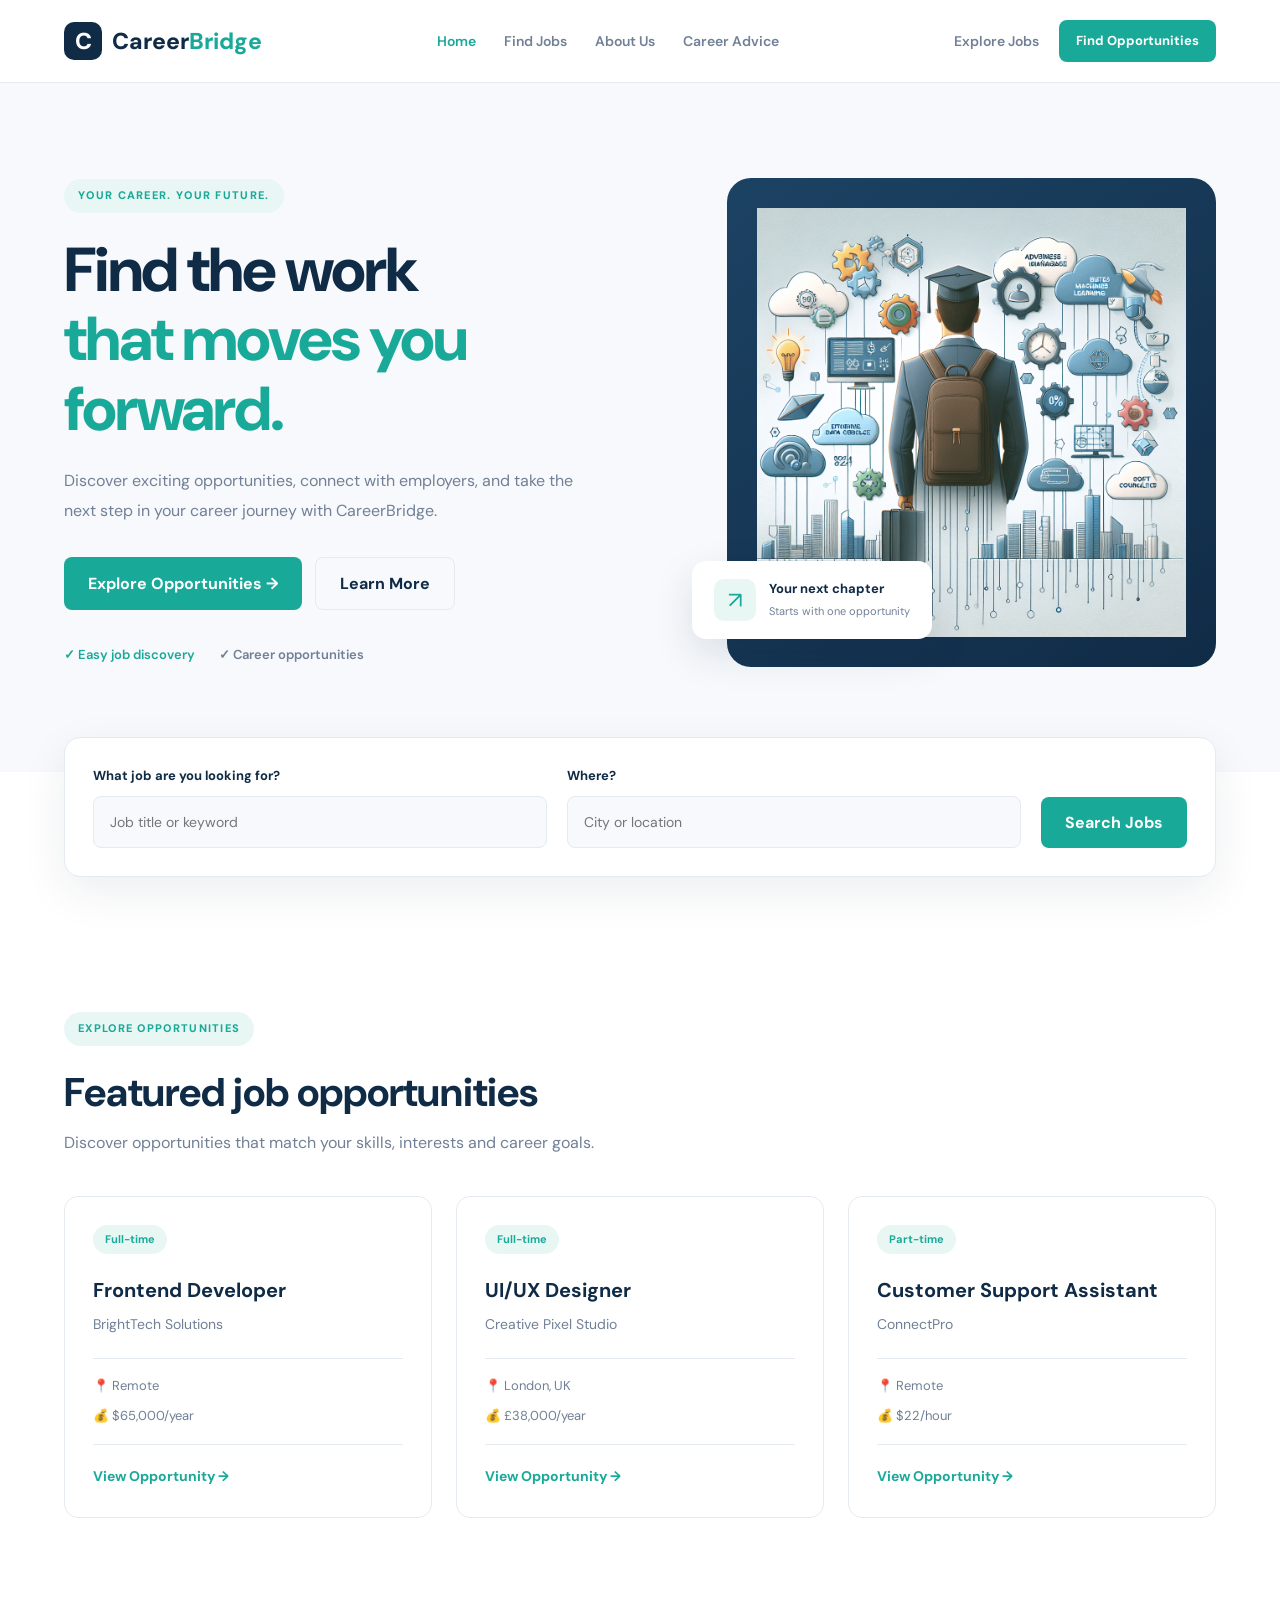
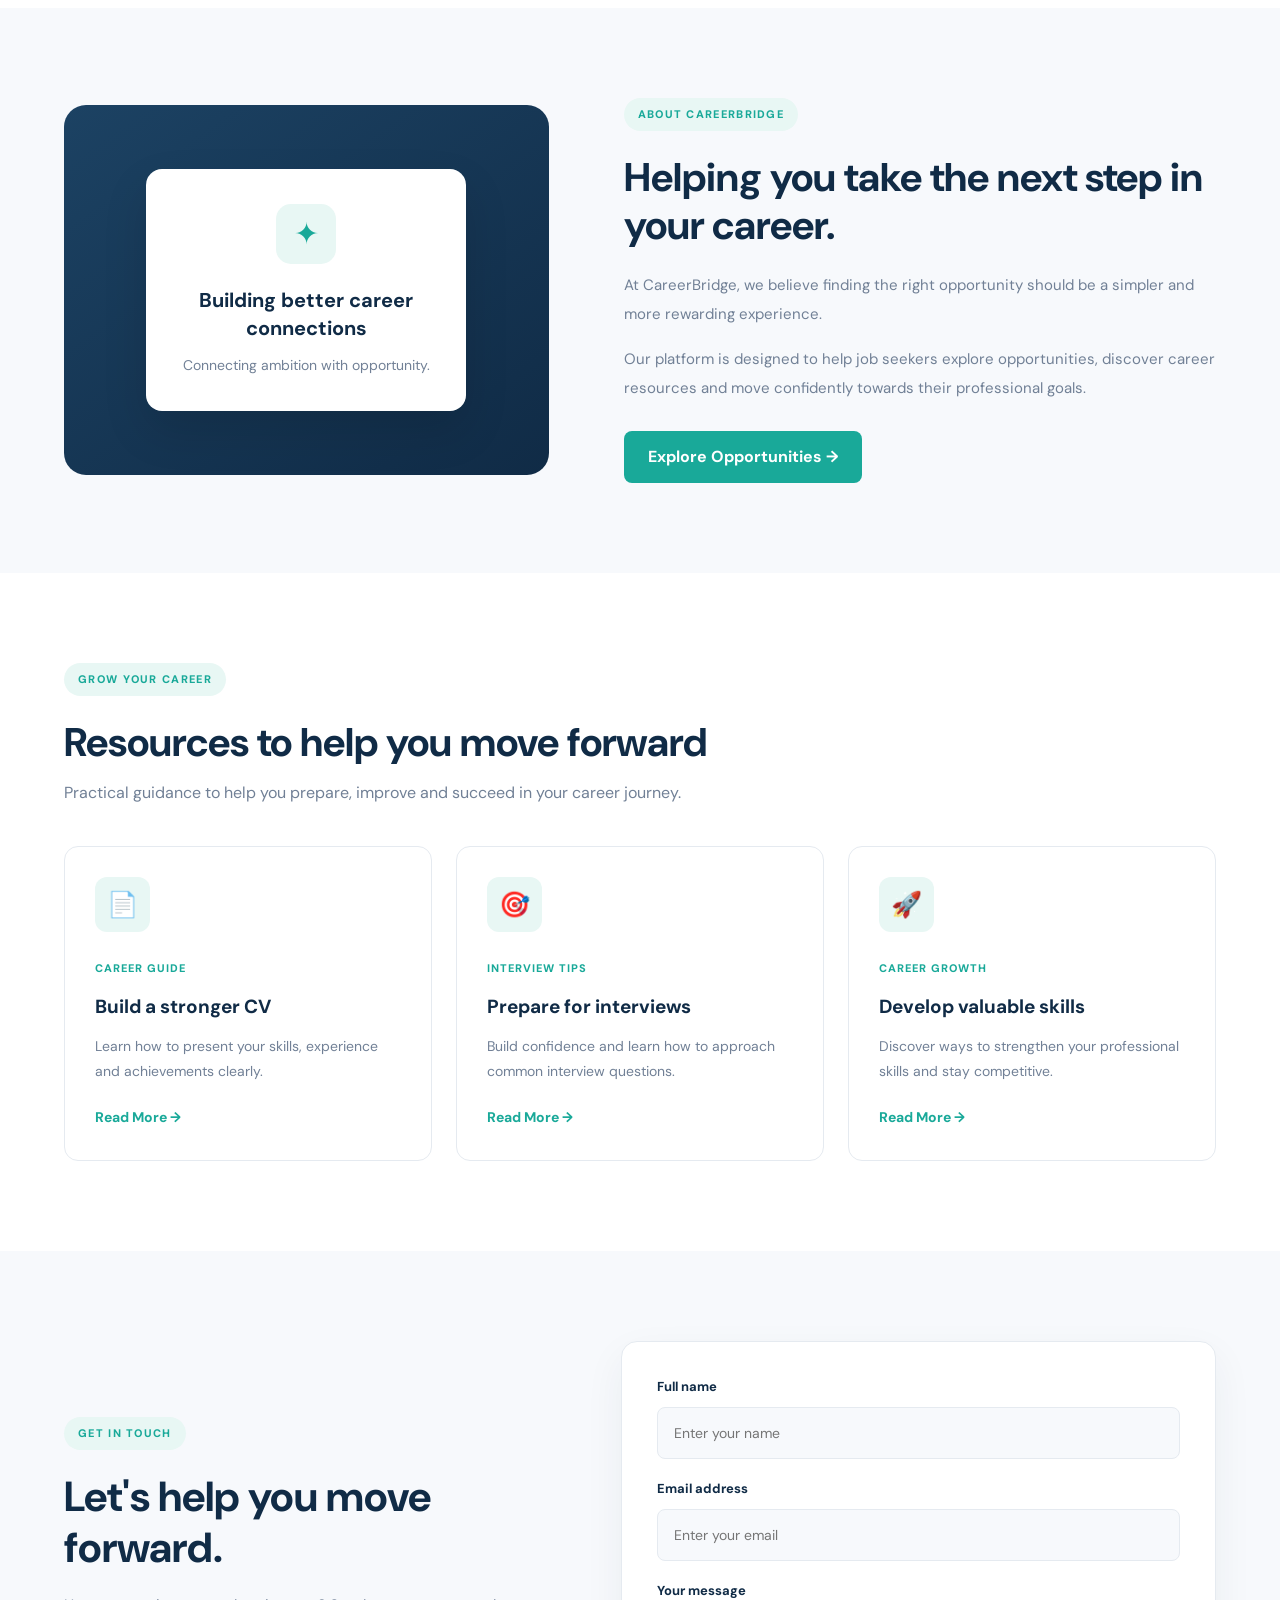
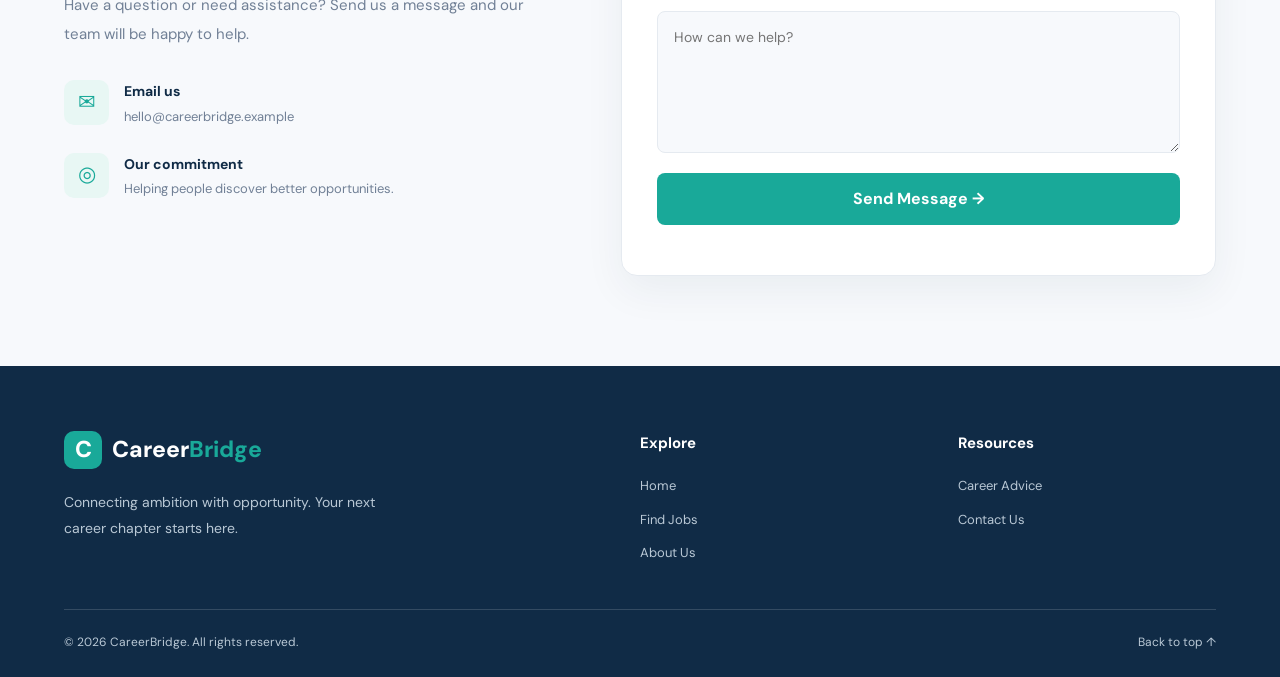
<file: index.html>
<!DOCTYPE html>
<html lang="en">
<head>
    <meta charset="UTF-8">
    <meta name="viewport" content="width=device-width, initial-scale=1.0">
    <meta name="description" content="CareerBridge helps job seekers discover career opportunities and connect with employers.">
    <title>CareerBridge | Find Your Next Opportunity</title>

    <!-- Google Fonts -->
    <link rel="preconnect" href="https://fonts.googleapis.com">
    <link rel="preconnect" href="https://fonts.gstatic.com" crossorigin>
    <link href="https://fonts.googleapis.com/css2?family=DM+Sans:wght@400;500;600;700;800&display=swap" rel="stylesheet">

    <!-- Stylesheet -->
    <link rel="stylesheet" href="CSS/style.css">
</head>

<body>

    <div id="app">
        
<div id="app">

    <!-- HEADER -->
    <header class="site-header">
        <div class="container navbar">

            <a href="#" class="brand">
                <span class="brand-icon">C</span>
                <span>Career<span class="brand-highlight">Bridge</span></span>
            </a>

            <nav class="nav-links" id="nav-links">
                <a href="#home" class="active">Home</a>
                <a href="#jobs">Find Jobs</a>
                <a href="#about">About Us</a>
                <a href="#resources">Career Advice</a>
            </nav>

            <div class="nav-actions">
                <a href="#jobs" class="login-link">Explore Jobs</a>
                <a href="#jobs" class="btn btn-primary">Find Opportunities</a>
            </div>

            <button class="menu-toggle" id="menu-toggle"
                aria-label="Open navigation menu"
                aria-expanded="false">
                ☰
            </button>

        </div>
    </header>


    <!-- HERO SECTION -->
    <main>
        <section class="hero" id="home">
            <div class="container hero-content">

                <div class="hero-text">
                    <span class="hero-label">
                        YOUR CAREER. YOUR FUTURE.
                    </span>

                    <h1>
                        Find the work
                        <span>that moves you forward.</span>
                    </h1>

                    <p>
                        Discover exciting opportunities, connect with
                        employers, and take the next step in your career
                        journey with CareerBridge.
                    </p>

                    <div class="hero-actions">
                        <a href="#jobs" class="btn btn-primary">
                            Explore Opportunities →
                        </a>

                        <a href="#about" class="btn btn-outline">
                            Learn More
                        </a>
                    </div>

                    <div class="hero-trust">
                        <span>✓ Easy job discovery</span>
                        <span>✓ Career opportunities</span>
                    </div>
                </div>

                <div class="hero-visual">
                    <div class="hero-image-placeholder">
                        <img src="/images/top-courses-for-advancing-your-career-in-2024.png" alt="hero-image">
                        
                    </div>

                    <div class="floating-card">
                        <span class="floating-icon">↗</span>
                        <div>
                            <strong>Your next chapter</strong>
                            <small>Starts with one opportunity</small>
                        </div>
                    </div>
                </div>

            </div>
        </section>
        
<!-- JOB SEARCH SECTION -->
<section class="job-search-section">
    <div class="container">

        <form class="job-search-form" id="job-search-form">

            <div class="search-field">
                <label for="job-keyword">What job are you looking for?</label>
                <input
                    type="text"
                    id="job-keyword"
                    placeholder="Job title or keyword"
                >
            </div>

            <div class="search-field">
                <label for="job-location">Where?</label>
                <input
                    type="text"
                    id="job-location"
                    placeholder="City or location"
                >
            </div>

            <button type="submit" class="btn btn-primary">
                Search Jobs
            </button>

        </form>

    </div>
</section>

<!-- FEATURED JOBS SECTION -->
<section class="section jobs-section" id="jobs">
    <div class="container">

        <div class="section-heading">
            <span class="hero-label">EXPLORE OPPORTUNITIES</span>
            <h2>Featured job opportunities</h2>
            <p>Discover opportunities that match your skills, interests and career goals.</p>
        </div>

        <div class="jobs-grid">

            <article class="job-card"
            data-description="We are looking for a creative Frontend Developer to build responsive and user-friendly web experiences. Applicants should understand HTML, CSS and JavaScript."
                data-title="Frontend Developer"
                data-company="BrightTech Solutions"
                data-location="Remote">
                <span class="job-type">Full-time</span>
                <h3>Frontend Developer</h3>
                <p class="job-company">BrightTech Solutions</p>
                <div class="job-details">
                    <span>📍 Remote</span>
                    <span>💰 $65,000/year</span>
                </div>
                <a href="#" class="job-link">View Opportunity →</a>
            
            </article>

            <article class="job-card"
            data-description="We are seeking a creative UI/UX Designer to design intuitive digital experiences, create wireframes and improve user journeys."
                data-title="UI/UX Designer"
                data-company="Creative Pixel Studio"
                data-location="London UK">
                <span class="job-type">Full-time</span>
                <h3>UI/UX Designer</h3>
                <p class="job-company">Creative Pixel Studio</p>
                <div class="job-details">
                    <span>📍 London, UK</span>
                    <span>💰 £38,000/year</span>
                </div>
                <a href="#" class="job-link">View Opportunity →</a>
            </article>

            <article class="job-card"
            data-description="Join our customer support team to assist customers, resolve enquiries and provide excellent service through digital communication channels."
                data-title="Customer Support Assistant"
                data-company="ConnectPro"
                data-location="Remote">
                <span class="job-type">Part-time</span>
                <h3>Customer Support Assistant</h3>
                <p class="job-company">ConnectPro</p>
                <div class="job-details">
                    <span>📍 Remote</span>
                    <span>💰 $22/hour</span>
                </div>
                <a href="#" class="job-link">View Opportunity →</a>
            </article>

            







        </div>
        
            <p id="job-search-feedback" aria-live="polite"></p>

    </div>
</section>

<!-- ABOUT US SECTION -->
<section class="section about-section" id="about">
    <div class="container about-content">

        <div class="about-visual">
            <div class="about-card">
                <span class="about-icon">✦</span>
                <h3>Building better career connections</h3>
                <p>Connecting ambition with opportunity.</p>
            </div>
        </div>

        <div class="about-text">
            <span class="hero-label">ABOUT CAREERBRIDGE</span>

            <h2>Helping you take the next step in your career.</h2>

            <p>
                At CareerBridge, we believe finding the right opportunity
                should be a simpler and more rewarding experience.
            </p>

            <p>
                Our platform is designed to help job seekers explore
                opportunities, discover career resources and move
                confidently towards their professional goals.
            </p>

            <a href="#jobs" class="btn btn-primary">
                Explore Opportunities →
            </a>
        </div>

    </div>
</section>

<!-- CAREER ADVICE SECTION -->
<section class="section resources-section" id="resources">
    <div class="container">

        <div class="section-heading">
            <span class="hero-label">GROW YOUR CAREER</span>
            <h2>Resources to help you move forward</h2>
            <p>Practical guidance to help you prepare, improve and succeed in your career journey.</p>
        </div>

        <div class="resources-grid">

            <article class="resource-card">
                <div class="resource-icon">📄</div>
                <span class="resource-category">CAREER GUIDE</span>
                <h3>Build a stronger CV</h3>
                <p>Learn how to present your skills, experience and achievements clearly.</p>
                <a href="#" class="resource-link">Read More →</a>
            </article>

            <article class="resource-card">
                <div class="resource-icon">🎯</div>
                <span class="resource-category">INTERVIEW TIPS</span>
                <h3>Prepare for interviews</h3>
                <p>Build confidence and learn how to approach common interview questions.</p>
                <a href="#" class="resource-link">Read More →</a>
            </article>

            <article class="resource-card">
                <div class="resource-icon">🚀</div>
                <span class="resource-category">CAREER GROWTH</span>
                <h3>Develop valuable skills</h3>
                <p>Discover ways to strengthen your professional skills and stay competitive.</p>
                <a href="#" class="resource-link">Read More →</a>
            </article>

        </div>
    </div>
</section>

<!-- CONTACT SECTION -->
<section class="section contact-section" id="contact">
    <div class="container contact-content">

        <div class="contact-info">
            <span class="hero-label">GET IN TOUCH</span>
            <h2>Let's help you move forward.</h2>
            <p>
                Have a question or need assistance?
                Send us a message and our team will be happy to help.
            </p>

            <div class="contact-detail">
                <span>✉</span>
                <div>
                    <strong>Email us</strong>
                    <p>hello@careerbridge.example</p>
                </div>
            </div>

            <div class="contact-detail">
                <span>◎</span>
                <div>
                    <strong>Our commitment</strong>
                    <p>Helping people discover better opportunities.</p>
                </div>
            </div>
        </div>

        <form class="contact-form" id="contact-form">
            <div class="form-group">
                <label for="contact-name">Full name</label>
                <input type="text" id="contact-name"
                    placeholder="Enter your name" required>
            </div>

            <div class="form-group">
                <label for="contact-email">Email address</label>
                <input type="email" id="contact-email"
                    placeholder="Enter your email" required>
            </div>

            <div class="form-group">
                <label for="contact-message">Your message</label>
                <textarea id="contact-message" rows="5"
                    placeholder="How can we help?" required></textarea>
            </div>

            <button type="submit" class="btn btn-primary">
                Send Message →
            </button>

            <p id="contact-feedback" aria-live="polite"></p>
        </form>

    </div>
</section>

<!-- JOB DETAILS MODAL -->
<div class="job-modal" id="job-modal" aria-hidden="true">
    <div class="job-modal-content">

        <button class="modal-close" id="modal-close"
            aria-label="Close job details">&times;</button>

        <span class="job-type" id="modal-job-type">Full-time</span>

        <h2 id="modal-job-title">Job Title</h2>

        <p id="modal-job-company">Company Name</p>

        <div class="modal-job-details">
            <p id="modal-job-location">Location</p>
            <p id="modal-job-salary">Salary</p>
        </div>

        <div class="modal-description">
            <h3>Job Description</h3>
            <p id="modal-job-description"></p>
        </div>

        <button class="btn btn-primary" id="modal-apply">
            Apply for this Position →
        </button>

    </div>
</div>


<!-- JOB APPLICATION MODAL -->
<div class="application-modal" id="application-modal" aria-hidden="true">
    <div class="application-modal-content">

        <button class="modal-close" id="application-close"
            aria-label="Close application form">&times;</button>

        <span class="hero-label">CAREER OPPORTUNITY</span>

        <h2>Apply for this position</h2>
        <p class="application-intro">
            Complete the form below to submit your application.
        </p>

        <form
            id="application-form"
            name="career-application"
            method="POST"
            data-netlify="true"
            enctype="multipart/form-data">

            <div class="form-group">
                <label for="applicant-name">Full name</label>
                <input type="text" id="applicant-name"
                    name="name" placeholder="Your full name" required>
            </div>

            <div class="form-group">
                <label for="applicant-email">Email address</label>
                <input type="email" id="applicant-email"
                    name="email" placeholder="Your email address" required>
            </div>

            <div class="form-group">
                <label for="applicant-phone">Phone number</label>
                <input type="tel" id="applicant-phone"
                    name="phone" placeholder="Your phone number" required>
            </div>

            <div class="form-group">
                <label for="applicant-cv">Upload your CV</label>
                <input type="file" id="applicant-cv"
                    name="cv" accept=".pdf,.doc,.docx" required>
            </div>
            <input type="hidden" name="form-name" value="career-application">

            <input type="hidden" id="application-job" name="job">

            <button type="submit" class="btn btn-primary">
                Submit Application →
            </button>

            <p id="application-feedback" aria-live="polite"></p>

        </form>
    </div>
</div>



    </main>
    
<!-- FOOTER -->
<footer class="site-footer">
    <div class="container">

        <div class="footer-content">

            <div class="footer-brand">
                <a href="#home" class="brand">
                    <span class="brand-icon">C</span>
                    <span>Career<span class="brand-highlight">Bridge</span></span>
                </a>

                <p>
                    Connecting ambition with opportunity.
                    Your next career chapter starts here.
                </p>
            </div>

            <div class="footer-links">
                <h3>Explore</h3>
                <a href="#home">Home</a>
                <a href="#jobs">Find Jobs</a>
                <a href="#about">About Us</a>
            </div>

            <div class="footer-links">
                <h3>Resources</h3>
                <a href="#resources">Career Advice</a>
                <a href="#contact">Contact Us</a>
            </div>

        </div>

        <div class="footer-bottom">
            <p>© 2026 CareerBridge. All rights reserved.</p>
            <a href="#home">Back to top ↑</a>
        </div>

    </div>
</footer>


</div>

    </div>

    <!-- JavaScript -->
    <script src="JS/script.js"></script>

    
<!-- NETLIFY FORM DETECTION -->
<form
    name="career-application"
    data-netlify="true"
    enctype="multipart/form-data"
    hidden>

    <input type="hidden" name="form-name" value="career-application">

    <input type="text" name="name">
    <input type="email" name="email">
    <input type="tel" name="phone">
    <input type="text" name="job">
    <input type="file" name="cv">

</form>


</body>
</html>
</file>
<file: CSS/style.css>
/* =========================
   CAREERBRIDGE DESIGN SYSTEM
========================= */

:root {
    --primary: #102B46;
    --primary-light: #1C4263;
    --accent: #19A999;
    --accent-light: #E8F7F4;
    --background: #F7F9FC;
    --white: #FFFFFF;
    --text: #172B3A;
    --muted: #718096;
    --border: #E5EAF0;

    --font-main: 'DM Sans', sans-serif;

    --container: 1200px;
    --radius: 12px;
    --transition: 0.3s ease;
}

/* RESET */

* {
    margin: 0;
    padding: 0;
    box-sizing: border-box;
}

html {
    scroll-behavior: smooth;
}

body {
    font-family: var(--font-main);
    background: var(--white);
    color: var(--text);
    line-height: 1.6;
}

a {
    text-decoration: none;
    color: inherit;
}

button,
input {
    font: inherit;
}

button {
    cursor: pointer;
}

img {
    max-width: 100%;
    display: block;
}

/* REUSABLE LAYOUT */

.container {
    width: min(90%, var(--container));
    margin-inline: auto;
}

.section {
    padding: 90px 0;
}

.section-heading {
    max-width: 650px;
    margin-bottom: 40px;
}

.section-heading h2 {
    color: var(--primary);
    font-size: clamp(28px, 4vw, 40px);
    line-height: 1.2;
    margin-bottom: 14px;
}

.section-heading p {
    color: var(--muted);
    font-size: 16px;
}

/* BUTTONS */

.btn {
    display: inline-flex;
    align-items: center;
    justify-content: center;
    padding: 13px 24px;
    border: none;
    border-radius: 8px;
    font-weight: 700;
    transition: var(--transition);
}

.btn-primary {
    background: var(--accent);
    color: var(--white);
}

.btn-primary:hover {
    background: #128C80;
    transform: translateY(-2px);
}

.btn-outline {
    background: transparent;
    color: var(--primary);
    border: 1px solid var(--border);
}

.btn-outline:hover {
    border-color: var(--accent);
    color: var(--accent);
}

/* =========================
   HEADER & NAVIGATION
========================= */

.site-header {
    background: var(--white);
    border-bottom: 1px solid var(--border);
    position: sticky;
    top: 0;
    z-index: 1000;
}

.navbar {
    min-height: 82px;
    display: flex;
    align-items: center;
    justify-content: space-between;
    gap: 30px;
}

.brand {
    display: flex;
    align-items: center;
    gap: 10px;
    color: var(--primary);
    font-size: 23px;
    font-weight: 800;
    white-space: nowrap;
}

.brand-icon {
    width: 38px;
    height: 38px;
    display: grid;
    place-items: center;
    background: var(--primary);
    color: var(--white);
    border-radius: 10px;
}

.brand-highlight {
    color: var(--accent);
}

.nav-links {
    display: flex;
    align-items: center;
    gap: 28px;
}

.nav-links a,
.login-link {
    font-size: 14px;
    font-weight: 600;
    color: var(--muted);
    transition: var(--transition);
}

.nav-links a:hover,
.nav-links a.active,
.login-link:hover {
    color: var(--accent);
}

.nav-actions {
    display: flex;
    align-items: center;
    gap: 20px;
}

.nav-actions .btn {
    padding: 11px 17px;
    font-size: 13px;
}

.menu-toggle {
    display: none;
    background: none;
    border: none;
    color: var(--primary);
    font-size: 27px;
}


/* =========================
   HERO SECTION
========================= */

.hero {
    background: var(--background);
    padding: 95px 0 105px;
    overflow: hidden;
}

.hero-content {
    display: grid;
    grid-template-columns: 1.1fr 0.9fr;
    align-items: center;
    gap: 65px;
}

.hero-label {
    display: inline-block;
    background: var(--accent-light);
    color: var(--accent);
    padding: 8px 14px;
    border-radius: 30px;
    font-size: 11px;
    font-weight: 800;
    letter-spacing: 1.3px;
    margin-bottom: 22px;
}

.hero-text h1 {
    color: var(--primary);
    font-size: clamp(40px, 5vw, 62px);
    font-weight: 800;
    line-height: 1.12;
    letter-spacing: -2px;
    margin-bottom: 23px;
}

.hero-text h1 span {
    color: var(--accent);
    display: block;
}

.hero-text > p {
    max-width: 520px;
    color: var(--muted);
    font-size: 16px;
    line-height: 1.9;
    margin-bottom: 30px;
}

.hero-actions {
    display: flex;
    flex-wrap: wrap;
    gap: 13px;
}

.hero-trust {
    display: flex;
    flex-wrap: wrap;
    gap: 24px;
    margin-top: 35px;
    color: var(--muted);
    font-size: 13px;
    font-weight: 600;
}

.hero-trust span:first-child {
    color: var(--accent);
}


/* HERO IMAGE PLACEHOLDER */

.hero-visual {
    position: relative;
    min-height: 420px;
}

.hero-image-placeholder {
    min-height: 420px;
    height: 100%;
    border-radius: 24px;
    background:
        linear-gradient(145deg, #1C4263, #102B46);
    display: grid;
    place-items: center;
    padding: 30px;
    text-align: center;
    color: var(--white);
    font-size: 24px;
    font-weight: 700;
}

.floating-card {
    position: absolute;
    bottom: 28px;
    left: -35px;
    display: flex;
    align-items: center;
    gap: 13px;
    background: var(--white);
    padding: 18px 22px;
    border-radius: 14px;
    box-shadow: 0 15px 40px rgba(16, 43, 70, 0.12);
}

.floating-icon {
    width: 42px;
    height: 42px;
    display: grid;
    place-items: center;
    background: var(--accent-light);
    color: var(--accent);
    border-radius: 10px;
    font-size: 23px;
}

.floating-card strong,
.floating-card small {
    display: block;
}

.floating-card strong {
    color: var(--primary);
    font-size: 13px;
}

.floating-card small {
    color: var(--muted);
    font-size: 11px;
    margin-top: 3px;
}

/* =========================
   MOBILE RESPONSIVENESS
========================= */

@media (max-width: 900px) {

    .nav-links {
        gap: 15px;
    }

    .nav-actions {
        gap: 10px;
    }

    .hero-content {
        gap: 35px;
    }

    .hero-text h1 {
        font-size: 48px;
    }

}

@media (max-width: 768px) {

    .navbar {
        min-height: 72px;
    }

    .menu-toggle {
        display: block;
        position: relative;
        z-index: 1002;
    }

    .nav-links {
        display: none;
        position: absolute;
        top: 72px;
        left: 0;
        width: 100%;
        background: var(--white);
        padding: 25px 5%;
        flex-direction: column;
        align-items: flex-start;
        gap: 22px;
        border-top: 1px solid var(--border);
        box-shadow: 0 12px 20px rgba(16, 43, 70, 0.08);
    }

    .nav-links.show {
        display: flex;
    }

    .nav-actions {
        display: none;
    }

    .hero {
        padding: 65px 0 80px;
    }

    .hero-content {
        grid-template-columns: 1fr;
        gap: 50px;
    }

    .hero-text h1 {
        font-size: clamp(38px, 9vw, 52px);
    }

    .hero-visual {
        min-height: 340px;
    }

    .hero-image-placeholder {
        min-height: 340px;
    }

    .floating-card {
        left: 15px;
        bottom: 18px;
    }

}

@media (max-width: 480px) {

    .hero-text h1 {
        font-size: 39px;
        letter-spacing: -1.5px;
    }

    .hero-text > p {
        font-size: 14px;
    }

    .hero-actions {
        flex-direction: column;
    }

    .hero-actions .btn {
        width: 100%;
    }

    .hero-trust {
        flex-direction: column;
        gap: 10px;
    }

    .hero-visual,
    .hero-image-placeholder {
        min-height: 290px;
    }

    .floating-card {
        padding: 13px;
        left: 10px;
    }

}

/* =========================
   JOB SEARCH SECTION
========================= */

.job-search-section {
    position: relative;
    z-index: 5;
    margin-top: -35px;
    padding-bottom: 45px;
}

.job-search-form {
    display: grid;
    grid-template-columns: 1fr 1fr auto;
    align-items: end;
    gap: 20px;
    padding: 28px;
    background: var(--white);
    border: 1px solid var(--border);
    border-radius: 16px;
    box-shadow: 0 15px 45px rgba(16, 43, 70, 0.08);
}

.search-field {
    display: flex;
    flex-direction: column;
    gap: 9px;
}

.search-field label {
    color: var(--primary);
    font-size: 13px;
    font-weight: 700;
}

.search-field input {
    width: 100%;
    padding: 14px 16px;
    background: var(--background);
    border: 1px solid var(--border);
    border-radius: 8px;
    outline: none;
    color: var(--text);
    font-size: 14px;
    transition: var(--transition);
}

.search-field input:focus {
    border-color: var(--accent);
    box-shadow: 0 0 0 3px rgba(25, 169, 153, 0.1);
}

.job-search-form button {
    min-height: 48px;
    white-space: nowrap;
}


/* MOBILE SEARCH */

@media (max-width: 768px) {

    .job-search-section {
        margin-top: -20px;
    }

    .job-search-form {
        grid-template-columns: 1fr;
        gap: 17px;
        padding: 22px;
    }

    .job-search-form button {
        width: 100%;
    }

}

/* FEATURED JOBS SECTION */
.jobs-section {
    background: var(--white);
}

.jobs-grid {
    display: grid;
    grid-template-columns: repeat(3, 1fr);
    gap: 24px;
}

.job-card {
    padding: 28px;
    background: var(--white);
    border: 1px solid var(--border);
    border-radius: 14px;
    transition: var(--transition);
}

.job-card:hover {
    transform: translateY(-6px);
    box-shadow: 0 15px 35px rgba(16, 43, 70, 0.09);
    border-color: var(--accent);
}

.job-type {
    display: inline-block;
    padding: 6px 12px;
    background: var(--accent-light);
    color: var(--accent);
    border-radius: 20px;
    font-size: 11px;
    font-weight: 700;
}

.job-card h3 {
    margin: 20px 0 7px;
    color: var(--primary);
    font-size: 20px;
}

.job-company {
    color: var(--muted);
    font-size: 14px;
    margin-bottom: 22px;
}

.job-details {
    display: flex;
    flex-direction: column;
    gap: 10px;
    padding: 17px 0;
    border-top: 1px solid var(--border);
    border-bottom: 1px solid var(--border);
    color: var(--muted);
    font-size: 13px;
}

.job-link {
    display: inline-block;
    margin-top: 20px;
    color: var(--accent);
    font-size: 14px;
    font-weight: 700;
}

.job-link:hover {
    color: var(--primary);
}

@media (max-width: 900px) {
    .jobs-grid {
        grid-template-columns: repeat(2, 1fr);
    }
}

@media (max-width: 600px) {
    .jobs-grid {
        grid-template-columns: 1fr;
    }
}

/* ABOUT US SECTION */
.about-section {
    background: var(--background);
}

.about-content {
    display: grid;
    grid-template-columns: 0.9fr 1.1fr;
    align-items: center;
    gap: 75px;
}

.about-visual {
    min-height: 370px;
    display: grid;
    place-items: center;
    padding: 35px;
    border-radius: 22px;
    background: linear-gradient(145deg, #1C4263, #102B46);
}

.about-card {
    width: 100%;
    max-width: 320px;
    padding: 35px 28px;
    text-align: center;
    background: var(--white);
    border-radius: 16px;
    box-shadow: 0 20px 45px rgba(0, 0, 0, 0.12);
}

.about-icon {
    width: 60px;
    height: 60px;
    display: grid;
    place-items: center;
    margin: 0 auto 22px;
    border-radius: 15px;
    background: var(--accent-light);
    color: var(--accent);
    font-size: 30px;
}

.about-card h3 {
    color: var(--primary);
    font-size: 20px;
    line-height: 1.4;
    margin-bottom: 12px;
}

.about-card p {
    color: var(--muted);
    font-size: 14px;
}

.about-text h2 {
    color: var(--primary);
    font-size: clamp(29px, 4vw, 40px);
    line-height: 1.2;
    margin-bottom: 22px;
}

.about-text p {
    color: var(--muted);
    font-size: 15px;
    line-height: 1.9;
    margin-bottom: 17px;
}

.about-text .btn {
    margin-top: 12px;
}

@media (max-width: 768px) {
    .about-content {
        grid-template-columns: 1fr;
        gap: 40px;
    }

    .about-visual {
        min-height: 300px;
    }
}

/* CAREER ADVICE SECTION */
.resources-section {
    background: var(--white);
}

.resources-grid {
    display: grid;
    grid-template-columns: repeat(3, 1fr);
    gap: 24px;
}

.resource-card {
    padding: 30px;
    border: 1px solid var(--border);
    border-radius: 14px;
    background: var(--white);
    transition: var(--transition);
}

.resource-card:hover {
    transform: translateY(-6px);
    box-shadow: 0 15px 35px rgba(16, 43, 70, 0.08);
    border-color: var(--accent);
}

.resource-icon {
    width: 55px;
    height: 55px;
    display: grid;
    place-items: center;
    margin-bottom: 22px;
    background: var(--accent-light);
    border-radius: 12px;
    font-size: 25px;
}

.resource-category {
    color: var(--accent);
    font-size: 11px;
    font-weight: 800;
    letter-spacing: 1px;
}

.resource-card h3 {
    margin: 12px 0;
    color: var(--primary);
    font-size: 19px;
}

.resource-card p {
    color: var(--muted);
    font-size: 14px;
    line-height: 1.8;
    margin-bottom: 20px;
}

.resource-link {
    color: var(--accent);
    font-size: 14px;
    font-weight: 700;
}

.resource-link:hover {
    color: var(--primary);
}

@media (max-width: 900px) {
    .resources-grid {
        grid-template-columns: repeat(2, 1fr);
    }
}

@media (max-width: 600px) {
    .resources-grid {
        grid-template-columns: 1fr;
    }
}

/* CONTACT SECTION */
.contact-section {
    background: var(--background);
}

.contact-content {
    display: grid;
    grid-template-columns: 0.9fr 1.1fr;
    align-items: center;
    gap: 70px;
}

.contact-info h2 {
    color: var(--primary);
    font-size: clamp(30px, 4vw, 42px);
    line-height: 1.2;
    margin-bottom: 18px;
}

.contact-info > p {
    color: var(--muted);
    font-size: 15px;
    line-height: 1.9;
    margin-bottom: 30px;
}

.contact-detail {
    display: flex;
    align-items: center;
    gap: 15px;
    margin-top: 23px;
}

.contact-detail > span {
    width: 45px;
    height: 45px;
    display: grid;
    place-items: center;
    background: var(--accent-light);
    color: var(--accent);
    border-radius: 10px;
    font-size: 21px;
}

.contact-detail strong {
    color: var(--primary);
    font-size: 14px;
}

.contact-detail p {
    color: var(--muted);
    font-size: 13px;
    margin-top: 3px;
}

.contact-form {
    padding: 35px;
    background: var(--white);
    border: 1px solid var(--border);
    border-radius: 16px;
    box-shadow: 0 15px 40px rgba(16, 43, 70, 0.06);
}

.form-group {
    display: flex;
    flex-direction: column;
    gap: 9px;
    margin-bottom: 20px;
}

.form-group label {
    color: var(--primary);
    font-size: 13px;
    font-weight: 700;
}

.form-group input,
.form-group textarea {
    width: 100%;
    padding: 14px 16px;
    border: 1px solid var(--border);
    border-radius: 8px;
    background: var(--background);
    color: var(--text);
    font: inherit;
    font-size: 14px;
    outline: none;
    transition: var(--transition);
}

.form-group textarea {
    resize: vertical;
}

.form-group input:focus,
.form-group textarea:focus {
    border-color: var(--accent);
    box-shadow: 0 0 0 3px rgba(25, 169, 153, 0.1);
}

.contact-form button {
    width: 100%;
}

#contact-feedback {
    margin-top: 15px;
    font-size: 13px;
    color: var(--accent);
}

@media (max-width: 768px) {
    .contact-content {
        grid-template-columns: 1fr;
        gap: 40px;
    }

    .contact-form {
        padding: 25px;
    }
}

/* FOOTER */
.site-footer {
    background: var(--primary);
    color: var(--white);
    padding: 65px 0 25px;
}

.footer-content {
    display: grid;
    grid-template-columns: 2fr 1fr 1fr;
    gap: 60px;
    padding-bottom: 45px;
}

.footer-brand .brand {
    color: var(--white);
    margin-bottom: 20px;
}

.footer-brand .brand-icon {
    background: var(--accent);
}

.footer-brand p {
    max-width: 330px;
    color: #B9C8D5;
    font-size: 14px;
    line-height: 1.9;
}

.footer-links {
    display: flex;
    flex-direction: column;
    align-items: flex-start;
    gap: 13px;
}

.footer-links h3 {
    color: var(--white);
    font-size: 15px;
    margin-bottom: 8px;
}

.footer-links a {
    color: #B9C8D5;
    font-size: 13px;
    transition: var(--transition);
}

.footer-links a:hover,
.footer-bottom a:hover {
    color: var(--accent);
}

.footer-bottom {
    display: flex;
    justify-content: space-between;
    align-items: center;
    gap: 20px;
    padding-top: 23px;
    border-top: 1px solid rgba(255,255,255,0.15);
}

.footer-bottom p,
.footer-bottom a {
    color: #B9C8D5;
    font-size: 12px;
}

@media (max-width: 600px) {
    .footer-content {
        grid-template-columns: 1fr 1fr;
        gap: 35px;
    }

    .footer-brand {
        grid-column: 1 / -1;
    }

    .footer-bottom {
        flex-direction: column;
        align-items: flex-start;
    }
}

/* JOB DETAILS MODAL */
.job-modal {
    display: none;
    position: fixed;
    inset: 0;
    z-index: 2000;
    padding: 20px;
    background: rgba(10, 27, 43, 0.7);
    align-items: center;
    justify-content: center;
}

.job-modal.active {
    display: flex;
}

.job-modal-content {
    position: relative;
    width: 100%;
    max-width: 600px;
    max-height: 90vh;
    overflow-y: auto;
    padding: 40px;
    background: var(--white);
    border-radius: 18px;
    box-shadow: 0 25px 70px rgba(0, 0, 0, 0.2);
}

.modal-close {
    position: absolute;
    top: 15px;
    right: 20px;
    width: 38px;
    height: 38px;
    border: none;
    border-radius: 50%;
    background: var(--background);
    color: var(--primary);
    font-size: 25px;
}

.modal-close:hover {
    background: var(--accent-light);
    color: var(--accent);
}

.job-modal-content h2 {
    margin-top: 22px;
    color: var(--primary);
    font-size: 28px;
}

#modal-job-company {
    margin-top: 8px;
    color: var(--muted);
    font-size: 15px;
}

.modal-job-details {
    display: flex;
    flex-wrap: wrap;
    gap: 20px;
    padding: 20px 0;
    margin: 20px 0;
    border-top: 1px solid var(--border);
    border-bottom: 1px solid var(--border);
    color: var(--muted);
    font-size: 14px;
}

.modal-description h3 {
    color: var(--primary);
    margin-bottom: 12px;
}

.modal-description p {
    color: var(--muted);
    font-size: 14px;
    line-height: 1.9;
    margin-bottom: 25px;
}

@media (max-width: 600px) {
    .job-modal-content {
        padding: 30px 22px;
    }

    .job-modal-content h2 {
        font-size: 23px;
    }
}

/* APPLICATION MODAL */
.application-modal {
    display: none;
    position: fixed;
    inset: 0;
    z-index: 2100;
    padding: 20px;
    background: rgba(10, 27, 43, 0.75);
    align-items: center;
    justify-content: center;
}

.application-modal.active {
    display: flex;
}

.application-modal-content {
    position: relative;
    width: 100%;
    max-width: 550px;
    max-height: 90vh;
    overflow-y: auto;
    padding: 40px;
    background: var(--white);
    border-radius: 18px;
    box-shadow: 0 25px 70px rgba(0, 0, 0, 0.2);
}

.application-modal-content h2 {
    color: var(--primary);
    font-size: 27px;
    margin: 15px 0 8px;
}

.application-intro {
    color: var(--muted);
    font-size: 14px;
    margin-bottom: 25px;
}

.application-modal-content .form-group {
    margin-bottom: 18px;
}

.application-modal-content input[type="file"] {
    background: var(--background);
    cursor: pointer;
}

.application-modal-content button[type="submit"] {
    width: 100%;
    margin-top: 8px;
}

#application-feedback {
    margin-top: 15px;
    font-size: 13px;
    color: var(--accent);
}

@media (max-width: 600px) {
    .application-modal-content {
        padding: 30px 22px;
    }

    .application-modal-content h2 {
        font-size: 23px;
    }
}

/* APPLICATIONS TABLE */

.applications-table-wrapper {
    width: 100%;
    overflow-x: auto;
}

.applications-table {
    width: 100%;
    border-collapse: collapse;
    text-align: left;
    min-width: 650px;
}

.applications-table th {
    padding: 15px 12px;
    background: var(--background);
    color: var(--muted);
    font-size: 12px;
    font-weight: 700;
}

.applications-table td {
    padding: 18px 12px;
    border-bottom: 1px solid var(--border);
    color: var(--text);
    font-size: 13px;
}

.applications-table tbody tr:hover {
    background: #FAFCFE;
}

.status {
    display: inline-block;
    padding: 5px 10px;
    border-radius: 20px;
    font-size: 11px;
    font-weight: 700;
}

.status.pending {
    background: #FFF4DB;
    color: #A66B00;
}

.status.shortlisted {
    background: #E8F7F4;
    color: #128C80;
}

.status.rejected {
    background: #FDECEC;
    color: #C0392B;
}

.view-btn {
    background: var(--accent-light);
    color: var(--accent);
    border: none;
    padding: 7px 13px;
    border-radius: 6px;
    font-size: 12px;
    font-weight: 700;
}

.view-btn:hover {
    background: var(--accent);
    color: white;
}
</file>
